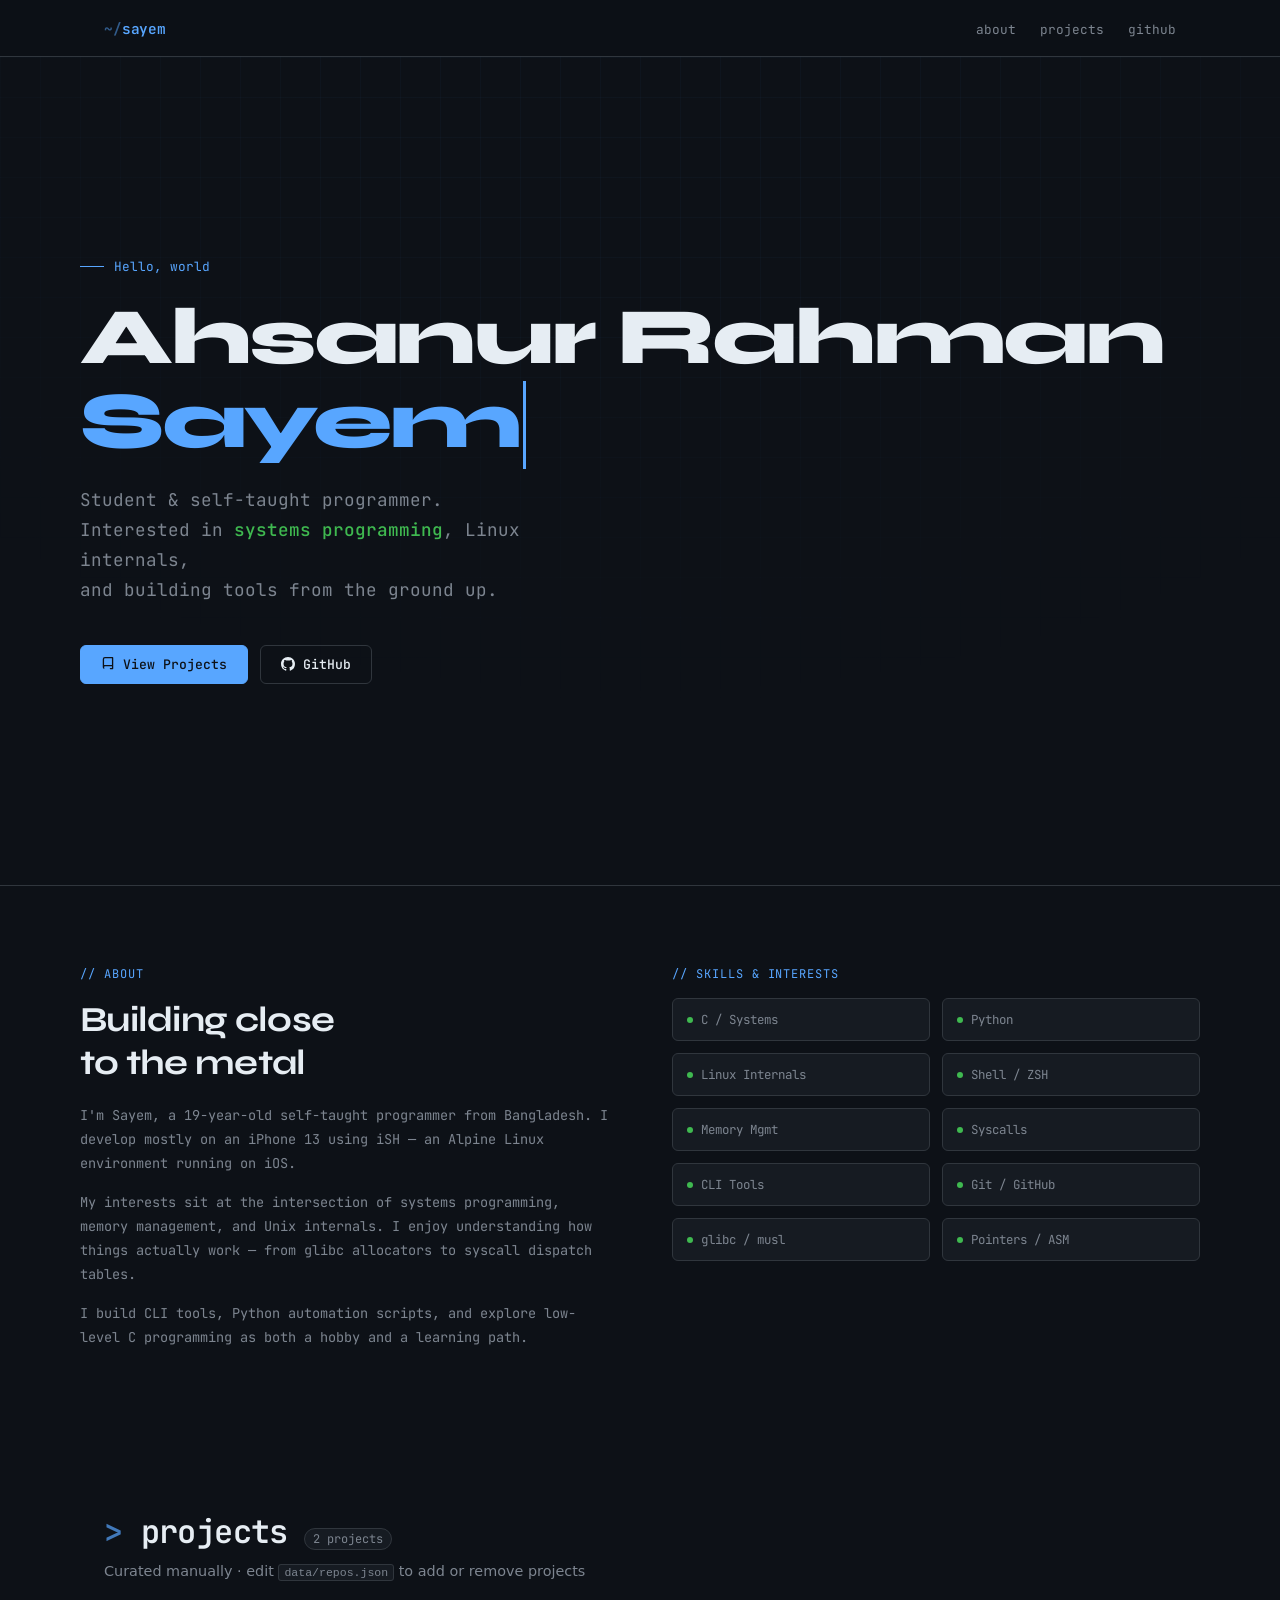
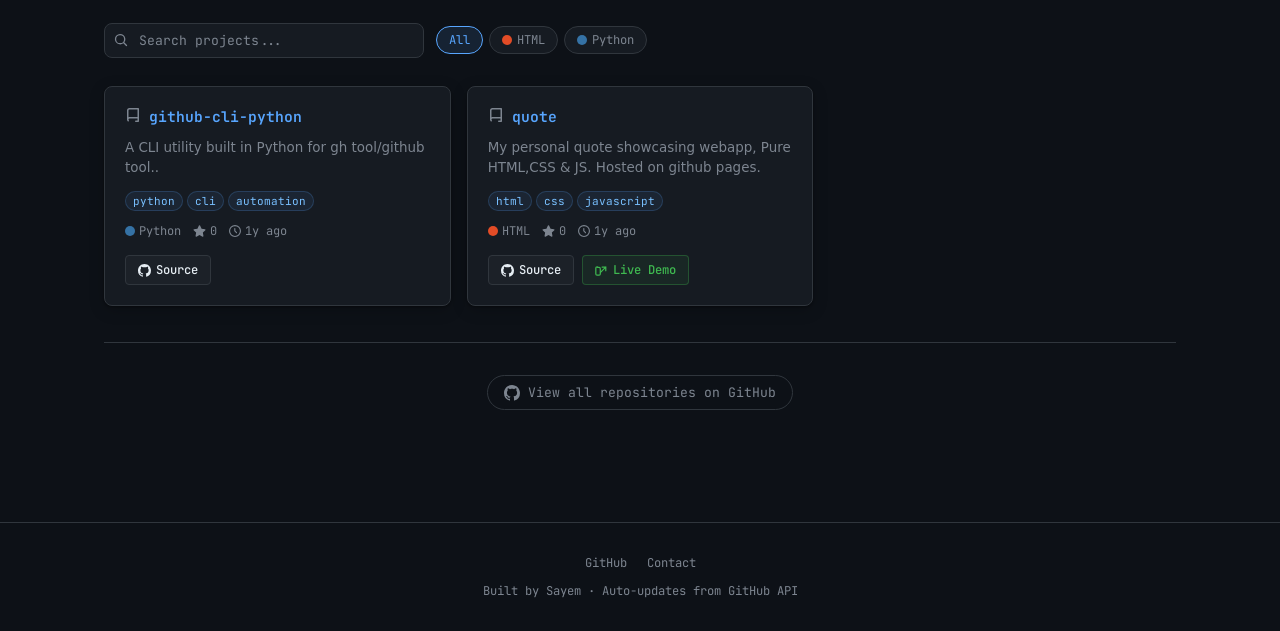
<file: index.html>
<!DOCTYPE html>
<html lang="en">
<head>
	<meta charset="UTF-8">
	<meta name="viewport" content="width=device-width, initial-scale=1.0">
	<meta name="description" content="Ahsanur Rahman Sayem — developer portfolio. Systems programming, Linux internals, CLI tools.">
	<meta name="theme-color" content="#0d1117">

	<!-- Open Graph -->
	<meta property="og:title" content="Sayem · Developer Portfolio">
	<meta property="og:description" content="Systems programmer, CLI tool builder, Linux enthusiast.">
	<meta property="og:type" content="website">
	<meta property="og:url" content="https://ahsanurrahman-sayem.github.io/portfolio/">

	<title>Sayem · Portfolio</title>

	<!-- Fonts: JetBrains Mono for code, Syne for headings -->
	<link rel="preconnect" href="https://fonts.googleapis.com">
	<link rel="preconnect" href="https://fonts.gstatic.com" crossorigin>
	<link href="https://fonts.googleapis.com/css2?family=JetBrains+Mono:wght@300;400;500;600&family=Syne:wght@400;600;700;800&display=swap" rel="stylesheet">

	<!-- Your existing CSS goes here -->
	<!-- <link rel="stylesheet" href="css/style.css"> -->

	<!-- Projects section styles -->
	<link rel="stylesheet" href="css/projects.css">

	<style>
		/* ── Base Reset & Global ─────────────────────────── */
		*, *::before, *::after { box-sizing: border-box; margin: 0; padding: 0; }

		html {
			scroll-behavior: smooth;
			font-size: 16px;
		}

		body {
			background: #0d1117;
			color: #e6edf3;
			font-family: 'Syne', system-ui, sans-serif;
			min-height: 100vh;
			-webkit-font-smoothing: antialiased;
		}

		/* ── Navigation ──────────────────────────────────── */
		nav {
			position: sticky;
			top: 0;
			z-index: 100;
			background: rgba(13, 17, 23, 0.9);
			backdrop-filter: blur(12px);
			-webkit-backdrop-filter: blur(12px);
			border-bottom: 1px solid #30363d;
		}

		.nav-inner {
			max-width: 1120px;
			margin: 0 auto;
			padding: 0 24px;
			height: 56px;
			display: flex;
			align-items: center;
			justify-content: space-between;
		}

		.nav-brand {
			font-family: 'JetBrains Mono', monospace;
			font-size: 0.9rem;
			font-weight: 600;
			color: #58a6ff;
			text-decoration: none;
			letter-spacing: -0.01em;
		}

		.nav-brand::before { content: '~/'; opacity: 0.5; }

		.nav-links {
			display: flex;
			list-style: none;
			gap: 24px;
		}

		.nav-links a {
			font-family: 'JetBrains Mono', monospace;
			font-size: 0.8rem;
			color: #7d8590;
			text-decoration: none;
			transition: color 200ms;
		}

		.nav-links a:hover { color: #e6edf3; }

		/* ── Hero Section ────────────────────────────────── */
		#hero {
			min-height: 92vh;
			display: flex;
			align-items: center;
			padding: 80px 24px;
			position: relative;
			overflow: hidden;
		}

		/* Animated grid background */
		#hero::before {
			content: '';
			position: absolute;
			inset: 0;
			background-image:
				linear-gradient(rgba(88,166,255,0.03) 1px, transparent 1px),
				linear-gradient(90deg, rgba(88,166,255,0.03) 1px, transparent 1px);
			background-size: 40px 40px;
			mask-image: radial-gradient(ellipse 80% 80% at 50% 0%, black 30%, transparent 100%);
			pointer-events: none;
		}

		.hero-inner {
			max-width: 1120px;
			margin: 0 auto;
			width: 100%;
			position: relative;
		}

		.hero-eyebrow {
			font-family: 'JetBrains Mono', monospace;
			font-size: 0.8rem;
			color: #58a6ff;
			margin-bottom: 20px;
			display: flex;
			align-items: center;
			gap: 10px;
		}

		.hero-eyebrow::before {
			content: '';
			display: block;
			width: 24px;
			height: 1px;
			background: #58a6ff;
		}

		.hero-name {
			font-family: 'Syne', sans-serif;
			font-size: clamp(2.5rem, 7vw, 5rem);
			font-weight: 800;
			letter-spacing: -0.03em;
			line-height: 1.05;
			margin-bottom: 16px;
			color: #e6edf3;
		}

		.hero-name .accent { color: #58a6ff; }

		.hero-tagline {
			font-family: 'JetBrains Mono', monospace;
			font-size: clamp(0.9rem, 2vw, 1.1rem);
			color: #7d8590;
			margin-bottom: 40px;
			max-width: 560px;
			line-height: 1.7;
		}

		.hero-tagline .highlight {
			color: #3fb950;
			font-weight: 500;
		}

		.hero-cta {
			display: flex;
			gap: 12px;
			flex-wrap: wrap;
		}

		.btn {
			display: inline-flex;
			align-items: center;
			gap: 8px;
			padding: 10px 20px;
			border-radius: 6px;
			font-family: 'JetBrains Mono', monospace;
			font-size: 0.82rem;
			font-weight: 500;
			text-decoration: none;
			transition: all 200ms cubic-bezier(0.4, 0, 0.2, 1);
			border: 1px solid transparent;
			cursor: pointer;
		}

		.btn--primary {
			background: #58a6ff;
			color: #0d1117;
			border-color: #58a6ff;
		}

		.btn--primary:hover {
			background: #79b8ff;
			border-color: #79b8ff;
			transform: translateY(-1px);
			box-shadow: 0 4px 12px rgba(88,166,255,0.3);
		}

		.btn--outline {
			background: transparent;
			color: #e6edf3;
			border-color: #30363d;
		}

		.btn--outline:hover {
			border-color: #58a6ff;
			color: #58a6ff;
			background: rgba(88,166,255,0.08);
		}

		/* Blinking cursor */
		@keyframes blink {
			0%, 100% { opacity: 1; }
			50%       { opacity: 0; }
		}

		.cursor {
			display: inline-block;
			width: 3px;
			height: 1.1em;
			background: #58a6ff;
			vertical-align: text-bottom;
			margin-left: 3px;
			animation: blink 1s step-end infinite;
		}

		/* ── About Section ───────────────────────────────── */
		#about {
			padding: 80px 24px;
			border-top: 1px solid #30363d;
		}

		.about-inner {
			max-width: 1120px;
			margin: 0 auto;
			display: grid;
			grid-template-columns: 1fr 1fr;
			gap: 64px;
			align-items: start;
		}

		.section-label {
			font-family: 'JetBrains Mono', monospace;
			font-size: 0.75rem;
			color: #58a6ff;
			letter-spacing: 0.08em;
			text-transform: uppercase;
			margin-bottom: 16px;
		}

		.section-label::before { content: '// '; }

		.about-title {
			font-family: 'Syne', sans-serif;
			font-size: clamp(1.6rem, 3vw, 2.2rem);
			font-weight: 700;
			letter-spacing: -0.02em;
			color: #e6edf3;
			margin-bottom: 20px;
		}

		.about-body {
			font-family: 'JetBrains Mono', monospace;
			font-size: 0.85rem;
			color: #7d8590;
			line-height: 1.75;
		}

		.about-body p + p { margin-top: 16px; }

		/* Skills */
		.skills-grid {
			display: grid;
			grid-template-columns: 1fr 1fr;
			gap: 12px;
		}

		.skill-item {
			background: #161b22;
			border: 1px solid #30363d;
			border-radius: 6px;
			padding: 12px 14px;
			font-family: 'JetBrains Mono', monospace;
			font-size: 0.78rem;
			color: #7d8590;
			display: flex;
			align-items: center;
			gap: 8px;
			transition: border-color 200ms, color 200ms;
		}

		.skill-item:hover {
			border-color: #58a6ff;
			color: #e6edf3;
		}

		.skill-dot {
			width: 6px;
			height: 6px;
			border-radius: 50%;
			background: #3fb950;
			flex-shrink: 0;
		}

		/* ── Footer ──────────────────────────────────────── */
		footer {
			border-top: 1px solid #30363d;
			padding: 32px 24px;
			text-align: center;
		}

		.footer-inner {
			max-width: 1120px;
			margin: 0 auto;
			font-family: 'JetBrains Mono', monospace;
			font-size: 0.76rem;
			color: #7d8590;
		}

		.footer-links {
			display: flex;
			justify-content: center;
			gap: 20px;
			margin-bottom: 12px;
		}

		.footer-links a {
			color: #7d8590;
			text-decoration: none;
			transition: color 200ms;
		}

		.footer-links a:hover { color: #58a6ff; }

		/* ── Responsive ──────────────────────────────────── */
		@media (max-width: 768px) {
			.about-inner {
				grid-template-columns: 1fr;
				gap: 40px;
			}

			.nav-links { display: none; }
		}

		@media (max-width: 480px) {
			#hero { min-height: auto; padding: 64px 16px 48px; }
		}
	</style>
</head>

<body>

	<!-- ── Navigation ─────────────────────────────────────── -->
	<nav>
		<div class="nav-inner">
			<a href="#" class="nav-brand">sayem</a>
			<ul class="nav-links">
				<li><a href="#about">about</a></li>
				<li><a href="#projects">projects</a></li>
				<li>
					<a href="https://github.com/ahsanurrahman-sayem"
					   target="_blank" rel="noopener noreferrer">github</a>
				</li>
			</ul>
		</div>
	</nav>

	<!-- ── Hero ───────────────────────────────────────────── -->
	<section id="hero" aria-label="Introduction">
		<div class="hero-inner">
			<p class="hero-eyebrow">Hello, world</p>

			<h1 class="hero-name">
				Ahsanur Rahman<br>
				<span class="accent">Sayem</span><span class="cursor" aria-hidden="true"></span>
			</h1>

			<p class="hero-tagline">
				Student &amp; self-taught programmer.<br>
				Interested in
				<span class="highlight">systems programming</span>,
				Linux internals,<br>
				and building tools from the ground up.
			</p>

			<div class="hero-cta">
				<a href="#projects" class="btn btn--primary">
					<svg width="14" height="14" viewBox="0 0 16 16" fill="currentColor" aria-hidden="true">
						<path d="M2 2.5A2.5 2.5 0 0 1 4.5 0h8.75a.75.75 0 0 1 .75.75v12.5a.75.75
						0 0 1-.75.75h-2.5a.75.75 0 0 1 0-1.5h1.75v-2h-8a1 1 0 0
						0-.714 1.7.75.75 0 1 1-1.072 1.05A2.495 2.495 0 0 1 2
						11.5Zm10.5-1h-8a1 1 0 0 0-1 1v6.708A2.486 2.486 0 0 1 4.5
						9h8Z"/>
					</svg>
					View Projects
				</a>
				<a href="https://github.com/ahsanurrahman-sayem"
				   target="_blank" rel="noopener noreferrer"
				   class="btn btn--outline">
					<svg width="14" height="14" viewBox="0 0 16 16" fill="currentColor" aria-hidden="true">
						<path d="M8 0c4.42 0 8 3.58 8 8a8.013 8.013 0 0 1-5.45 7.59c-.4.08-.55-.17-.55-.38
						0-.27.01-1.13.01-2.2 0-.75-.25-1.23-.54-1.48 1.78-.2 3.65-.88 3.65-3.95
						0-.88-.31-1.59-.82-2.15.08-.2.36-1.02-.08-2.12 0 0-.67-.22-2.2.82-.64-.18-1.32-.27-2-.27-.68
						0-1.36.09-2 .27-1.53-1.03-2.2-.82-2.2-.82-.44 1.1-.16 1.92-.08 2.12-.51.56-.82
						1.28-.82 2.15 0 3.06 1.86 3.75 3.64 3.95-.23.2-.44.55-.51 1.07-.46.21-1.61.55-2.33-.66-.15-.24-.6-.83-1.23-.82-.67.01-.27.38.01.53.34.19.73.9.82
						1.13.16.45.68 1.31 2.69.94 0 .67.01 1.3.01 1.49 0 .21-.15.45-.55.38A7.995 7.995 0 0 1 0 8c0-4.42 3.58-8 8-8Z"/>
					</svg>
					GitHub
				</a>
			</div>
		</div>
	</section>

	<!-- ── About ──────────────────────────────────────────── -->
	<section id="about" aria-labelledby="about-heading">
		<div class="about-inner">
			<div>
				<p class="section-label">about</p>
				<h2 class="about-title" id="about-heading">
					Building close<br>to the metal
				</h2>
				<div class="about-body">
					<p>
						I'm Sayem, a 19-year-old self-taught programmer from Bangladesh.
						I develop mostly on an iPhone 13 using iSH — an Alpine Linux
						environment running on iOS.
					</p>
					<p>
						My interests sit at the intersection of systems programming,
						memory management, and Unix internals. I enjoy understanding
						how things actually work — from glibc allocators to syscall
						dispatch tables.
					</p>
					<p>
						I build CLI tools, Python automation scripts, and explore
						low-level C programming as both a hobby and a learning path.
					</p>
				</div>
			</div>

			<div>
				<p class="section-label">skills &amp; interests</p>
				<div class="skills-grid">
					<div class="skill-item"><span class="skill-dot"></span> C / Systems</div>
					<div class="skill-item"><span class="skill-dot"></span> Python</div>
					<div class="skill-item"><span class="skill-dot"></span> Linux Internals</div>
					<div class="skill-item"><span class="skill-dot"></span> Shell / ZSH</div>
					<div class="skill-item"><span class="skill-dot"></span> Memory Mgmt</div>
					<div class="skill-item"><span class="skill-dot"></span> Syscalls</div>
					<div class="skill-item"><span class="skill-dot"></span> CLI Tools</div>
					<div class="skill-item"><span class="skill-dot"></span> Git / GitHub</div>
					<div class="skill-item"><span class="skill-dot"></span> glibc / musl</div>
					<div class="skill-item"><span class="skill-dot"></span> Pointers / ASM</div>
				</div>
			</div>
		</div>
	</section>

	<!-- ══════════════════════════════════════════════════════
	     AUTO-UPDATING PROJECTS SECTION
	     Cards are fetched live from the GitHub API.
	     Only repos tagged with the "portfolio" topic appear.
	     To showcase a repo: add the "portfolio" topic in
	     GitHub → Repo Settings → Topics.
	     ══════════════════════════════════════════════════════ -->
	<section id="projects" aria-labelledby="projects-heading">
		<div class="projects-container">

			<header class="projects-header">
				<div class="projects-title-row">
					<h2 class="projects-title" id="projects-heading">projects</h2>
					<span id="projects-count" aria-live="polite" aria-atomic="true"></span>
				</div>
				<p class="projects-subtitle">
					Curated manually · edit
					<code style="font-size:0.8em;padding:1px 5px;background:#161b22;border:1px solid #30363d;border-radius:3px">data/repos.json</code>
					to add or remove projects
				</p>
			</header>

			<!-- Error banner (hidden until API fails) -->
			<div id="projects-error" role="alert" hidden></div>

			<!-- Controls -->
			<div class="projects-controls">
				<div class="projects-search-wrap">
					<svg width="14" height="14" viewBox="0 0 16 16" fill="currentColor" aria-hidden="true">
						<path d="M10.68 11.74a6 6 0 0 1-7.922-8.982 6 6 0 0 1 8.982 7.922l3.04 3.04a.749.749
						0 0 1-.326 1.275.749.749 0 0 1-.734-.215ZM11.5 7a4.499 4.499 0 1 0-8.997 0A4.499 4.499 0 0 0 11.5 7Z"/>
					</svg>
					<input
						type="search"
						id="projects-search"
						placeholder="Search projects..."
						autocomplete="off"
						spellcheck="false"
						aria-label="Search repositories"
					>
				</div>
				<div id="projects-filter-bar" role="group" aria-label="Filter by language"></div>
			</div>

			<!-- Grid: skeletons → real cards (injected by JS) -->
			<div
				id="projects-grid"
				role="list"
				aria-label="GitHub repositories"
				aria-live="polite"
				aria-busy="true"
			></div>

			<footer class="projects-footer">
				<a
					href="https://github.com/ahsanurrahman-sayem?tab=repositories"
					target="_blank"
					rel="noopener noreferrer"
					aria-label="View all repositories on GitHub"
				>
					<svg width="16" height="16" viewBox="0 0 16 16" fill="currentColor" aria-hidden="true">
						<path d="M8 0c4.42 0 8 3.58 8 8a8.013 8.013 0 0 1-5.45 7.59c-.4.08-.55-.17-.55-.38
						0-.27.01-1.13.01-2.2 0-.75-.25-1.23-.54-1.48 1.78-.2 3.65-.88 3.65-3.95 0-.88-.31-1.59-.82-2.15.08-.2.36-1.02-.08-2.12
						0 0-.67-.22-2.2.82-.64-.18-1.32-.27-2-.27-.68 0-1.36.09-2 .27-1.53-1.03-2.2-.82-2.2-.82-.44
						1.1-.16 1.92-.08 2.12-.51.56-.82 1.28-.82 2.15 0 3.06 1.86 3.75 3.64 3.95-.23.2-.44.55-.51
						1.07-.46.21-1.61.55-2.33-.66-.15-.24-.6-.83-1.23-.82-.67.01-.27.38.01.53.34.19.73.9.82
						1.13.16.45.68 1.31 2.69.94 0 .67.01 1.3.01 1.49 0 .21-.15.45-.55.38A7.995 7.995 0 0 1 0 8c0-4.42 3.58-8 8-8Z"/>
					</svg>
					View all repositories on GitHub
				</a>
			</footer>

		</div>
	</section>
	<!-- END projects section -->

	<!-- ── Footer ─────────────────────────────────────────── -->
	<footer>
		<div class="footer-inner">
			<div class="footer-links">
				<a href="https://github.com/ahsanurrahman-sayem"
				   target="_blank" rel="noopener noreferrer">GitHub</a>
				<a href="mailto:">Contact</a>
			</div>
			<p>Built by Sayem · Auto-updates from GitHub API</p>
		</div>
	</footer>

	<!-- Scripts: order matters -->
	<script src="js/data-loader.js"></script>
	<script src="js/projects.js"></script>

</body>
</html>
</file>
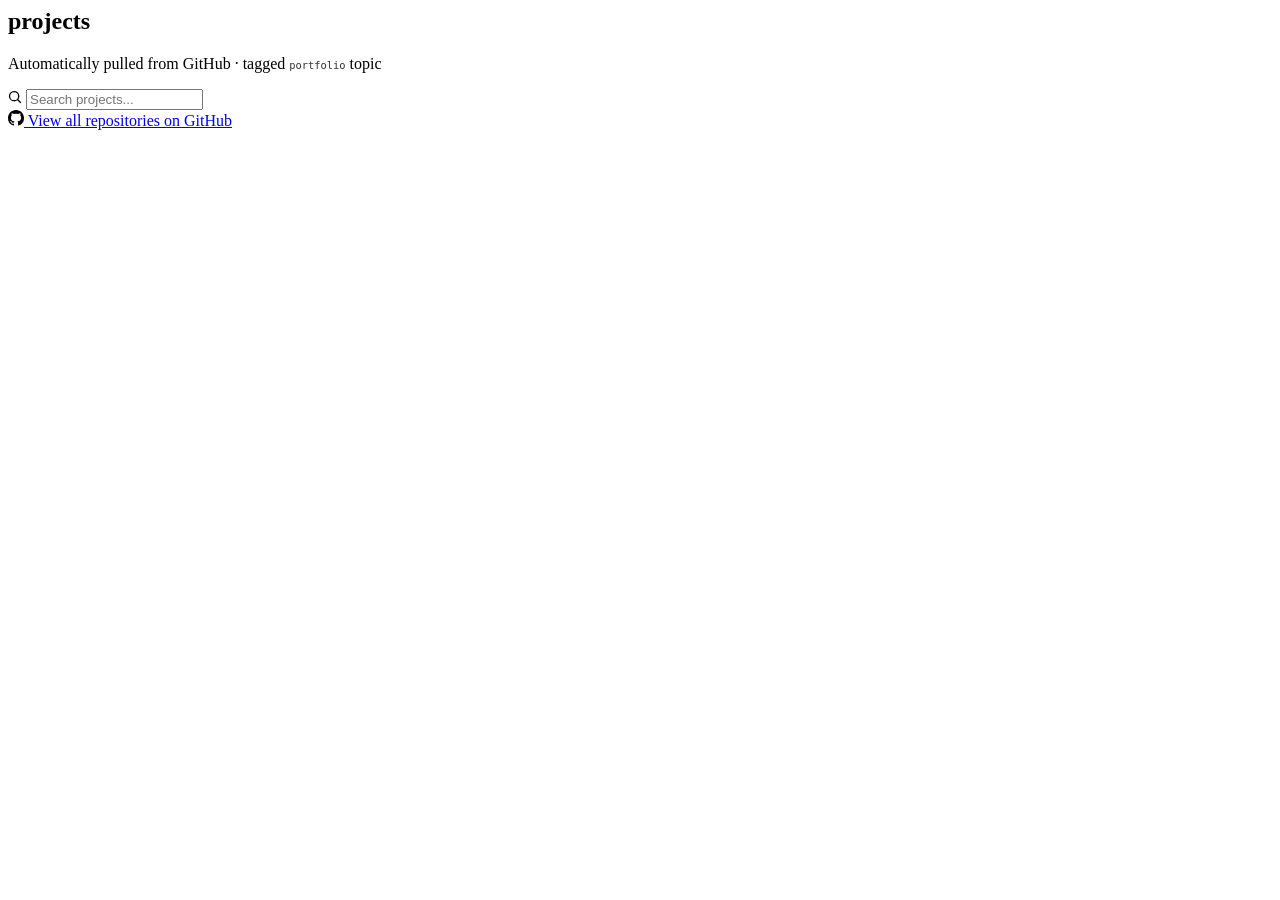
<file: PROJECTS_SECTION_SNIPPET.html>
<!--
  ════════════════════════════════════════════════════════════════
  STEP 1 — Add these two lines inside your existing <head> tag:
  ════════════════════════════════════════════════════════════════

  <link rel="preconnect" href="https://fonts.googleapis.com">
  <link rel="stylesheet" href="css/projects.css">

  ════════════════════════════════════════════════════════════════
  STEP 2 — Paste this <section> block where you want projects
           to appear in your existing <body> content.
  ════════════════════════════════════════════════════════════════
-->

<section id="projects" aria-labelledby="projects-heading">
  <div class="projects-container">

    <!-- Section Header -->
    <header class="projects-header">
      <div class="projects-title-row">
        <h2 class="projects-title" id="projects-heading">projects</h2>
        <span id="projects-count" aria-live="polite" aria-atomic="true"></span>
      </div>
      <p class="projects-subtitle">
        Automatically pulled from GitHub · tagged
        <code style="font-size:0.8em;opacity:0.8">portfolio</code> topic
      </p>
    </header>

    <!-- Error Banner (hidden until needed) -->
    <div id="projects-error" role="alert" hidden></div>

    <!-- Controls: search + language filters -->
    <div class="projects-controls">
      <div class="projects-search-wrap">
        <svg width="14" height="14" viewBox="0 0 16 16" aria-hidden="true" fill="currentColor">
          <path d="M10.68 11.74a6 6 0 0 1-7.922-8.982 6 6 0 0
          1 8.982 7.922l3.04 3.04a.749.749 0 0 1-.326 1.275.749.749
          0 0 1-.734-.215ZM11.5 7a4.499 4.499 0 1 0-8.997 0A4.499
          4.499 0 0 0 11.5 7Z"/>
        </svg>
        <input
          type="search"
          id="projects-search"
          placeholder="Search projects..."
          autocomplete="off"
          spellcheck="false"
          aria-label="Search repositories"
        >
      </div>

      <!-- Filter buttons are injected here by projects.js -->
      <div id="projects-filter-bar" role="group" aria-label="Filter by language"></div>
    </div>

    <!-- Project Cards Grid (skeletons → real cards) -->
    <div
      id="projects-grid"
      role="list"
      aria-label="GitHub repositories"
      aria-live="polite"
      aria-busy="true"
    ></div>

    <!-- Link to full GitHub profile -->
    <footer class="projects-footer">
      <a
        href="https://github.com/ahsanurrahman-sayem"
        target="_blank"
        rel="noopener noreferrer"
        aria-label="View all repositories on GitHub"
      >
        <svg width="16" height="16" viewBox="0 0 16 16" aria-hidden="true">
          <path d="M8 0c4.42 0 8 3.58 8 8a8.013 8.013 0 0
          1-5.45 7.59c-.4.08-.55-.17-.55-.38
          0-.27.01-1.13.01-2.2
          0-.75-.25-1.23-.54-1.48
          1.78-.2 3.65-.88 3.65-3.95
          0-.88-.31-1.59-.82-2.15.08-.2.36-1.02-.08-2.12
          0 0-.67-.22-2.2.82-.64-.18-1.32-.27-2-.27-.68
          0-1.36.09-2 .27-1.53-1.03-2.2-.82-2.2-.82-.44
          1.1-.16 1.92-.08 2.12-.51.56-.82 1.28-.82 2.15
          0 3.06 1.86 3.75 3.64 3.95-.23.2-.44.55-.51
          1.07-.46.21-1.61.55-2.33-.66-.15-.24-.6-.83-1.23-.82-.67.01-.27.38.01.53.34.19.73.9.82
          1.13.16.45.68 1.31 2.69.94
          0 .67.01 1.3.01 1.49
          0 .21-.15.45-.55.38A7.995
          7.995 0 0 1 0 8c0-4.42 3.58-8 8-8Z"/>
        </svg>
        View all repositories on GitHub
      </a>
    </footer>

  </div>
</section>

<!--
  ════════════════════════════════════════════════════════════════
  STEP 3 — Add these two <script> tags before your closing </body>
           (order matters: github-api.js must come before projects.js)
  ════════════════════════════════════════════════════════════════

  <script src="js/github-api.js"></script>
  <script src="js/projects.js"></script>
-->
</file>
<file: css/projects.css>
/*
 * projects.css
 * Styles for the auto-updating GitHub Projects section.
 * Theme: dark terminal / monochrome developer aesthetic.
 * All class names are prefixed to avoid collisions with existing styles.
 */

/* ─── Design Tokens ─────────────────────────────────────── */
:root {
	--pr-bg          : #0d1117;
	--pr-surface     : #161b22;
	--pr-surface-2   : #1c2128;
	--pr-border      : #30363d;
	--pr-border-hover: #58a6ff;
	--pr-text-primary: #e6edf3;
	--pr-text-muted  : #7d8590;
	--pr-text-link   : #58a6ff;
	--pr-accent      : #58a6ff;
	--pr-accent-dim  : rgba(88, 166, 255, 0.12);
	--pr-green       : #3fb950;
	--pr-yellow      : #d29922;
	--pr-red         : #f85149;
	--pr-radius      : 8px;
	--pr-radius-sm   : 4px;
	--pr-font-mono   : 'JetBrains Mono', 'Fira Code', 'Cascadia Code', ui-monospace, monospace;
	--pr-font-sans   : 'Inter var', 'Inter', system-ui, sans-serif;
	--pr-shadow      : 0 1px 3px rgba(0,0,0,0.4), 0 4px 16px rgba(0,0,0,0.2);
	--pr-shadow-hover: 0 4px 12px rgba(88,166,255,0.12), 0 1px 3px rgba(0,0,0,0.5);
	--pr-transition  : 200ms cubic-bezier(0.4, 0, 0.2, 1);
}

/* ─── Section Container ──────────────────────────────────── */
#projects {
	padding: 80px 0;
	background: var(--pr-bg);
}

.projects-container {
	max-width: 1120px;
	margin: 0 auto;
	padding: 0 24px;
}

/* ─── Section Header ─────────────────────────────────────── */
.projects-header {
	margin-bottom: 40px;
}

.projects-title-row {
	display: flex;
	align-items: baseline;
	gap: 16px;
	margin-bottom: 8px;
}

.projects-title {
	font-family: var(--pr-font-mono);
	font-size: clamp(1.5rem, 3vw, 2rem);
	font-weight: 600;
	color: var(--pr-text-primary);
	letter-spacing: -0.02em;
	margin: 0;
}

.projects-title::before {
	content: '> ';
	color: var(--pr-accent);
	opacity: 0.7;
}

#projects-count {
	font-family: var(--pr-font-mono);
	font-size: 0.75rem;
	color: var(--pr-text-muted);
	background: var(--pr-surface);
	border: 1px solid var(--pr-border);
	padding: 2px 8px;
	border-radius: 12px;
	white-space: nowrap;
}

.projects-subtitle {
	font-family: var(--pr-font-sans);
	font-size: 0.9rem;
	color: var(--pr-text-muted);
	margin: 0;
	line-height: 1.5;
}

/* ─── Controls Row (search + filters) ───────────────────── */
.projects-controls {
	display: flex;
	flex-wrap: wrap;
	gap: 12px;
	align-items: center;
	margin-bottom: 28px;
}

/* Search Input */
.projects-search-wrap {
	position: relative;
	flex: 1;
	min-width: 200px;
	max-width: 320px;
}

.projects-search-wrap svg {
	position: absolute;
	left: 10px;
	top: 50%;
	transform: translateY(-50%);
	color: var(--pr-text-muted);
	pointer-events: none;
}

#projects-search {
	width: 100%;
	padding: 8px 12px 8px 34px;
	background: var(--pr-surface);
	border: 1px solid var(--pr-border);
	border-radius: var(--pr-radius);
	color: var(--pr-text-primary);
	font-family: var(--pr-font-mono);
	font-size: 0.82rem;
	outline: none;
	transition: border-color var(--pr-transition), box-shadow var(--pr-transition);
	box-sizing: border-box;
}

#projects-search::placeholder {
	color: var(--pr-text-muted);
}

#projects-search:focus {
	border-color: var(--pr-accent);
	box-shadow: 0 0 0 3px var(--pr-accent-dim);
}

/* Filter Buttons */
#projects-filter-bar {
	display: flex;
	flex-wrap: wrap;
	gap: 6px;
}

.filter-btn {
	display: inline-flex;
	align-items: center;
	gap: 5px;
	padding: 5px 12px;
	background: var(--pr-surface);
	border: 1px solid var(--pr-border);
	border-radius: 20px;
	color: var(--pr-text-muted);
	font-family: var(--pr-font-mono);
	font-size: 0.76rem;
	cursor: pointer;
	transition: all var(--pr-transition);
	white-space: nowrap;
}

.filter-btn:hover {
	border-color: var(--pr-accent);
	color: var(--pr-accent);
	background: var(--pr-accent-dim);
}

.filter-btn.active {
	background: var(--pr-accent-dim);
	border-color: var(--pr-accent);
	color: var(--pr-accent);
}

/* ─── Grid ───────────────────────────────────────────────── */
#projects-grid {
	display: grid;
	grid-template-columns: repeat(auto-fill, minmax(300px, 1fr));
	gap: 16px;
	list-style: none;
	padding: 0;
	margin: 0;
}

/* ─── Project Card ───────────────────────────────────────── */
.project-card {
	background: var(--pr-surface);
	border: 1px solid var(--pr-border);
	border-radius: var(--pr-radius);
	padding: 20px;
	display: flex;
	flex-direction: column;
	gap: 12px;
	box-shadow: var(--pr-shadow);
	transition:
		border-color var(--pr-transition),
		box-shadow var(--pr-transition),
		transform var(--pr-transition);
	position: relative;
	overflow: hidden;
}

/* Subtle glow line on top on hover */
.project-card::before {
	content: '';
	position: absolute;
	inset: 0 0 auto 0;
	height: 2px;
	background: linear-gradient(90deg, var(--pr-accent), transparent);
	opacity: 0;
	transition: opacity var(--pr-transition);
}

.project-card:hover {
	border-color: var(--pr-border-hover);
	box-shadow: var(--pr-shadow-hover);
	transform: translateY(-2px);
}

.project-card:hover::before {
	opacity: 1;
}

/* Card entrance animation */
@keyframes cardEnter {
	from {
		opacity: 0;
		transform: translateY(16px);
	}
	to {
		opacity: 1;
		transform: translateY(0);
	}
}

.project-card.card-enter {
	animation: cardEnter 380ms cubic-bezier(0.23, 1, 0.32, 1) both;
}

/* Card Header */
.card-header {
	display: flex;
	align-items: center;
	gap: 8px;
}

.card-repo-icon {
	color: var(--pr-text-muted);
	flex-shrink: 0;
	fill: currentColor;
}

.card-name {
	font-family: var(--pr-font-mono);
	font-size: 0.92rem;
	font-weight: 600;
	margin: 0;
	overflow: hidden;
	text-overflow: ellipsis;
	white-space: nowrap;
}

.card-name a {
	color: var(--pr-text-link);
	text-decoration: none;
	transition: color var(--pr-transition);
}

.card-name a:hover {
	color: #a5c8ff;
	text-decoration: underline;
}

/* Card Description */
.card-desc {
	font-family: var(--pr-font-sans);
	font-size: 0.84rem;
	color: var(--pr-text-muted);
	line-height: 1.55;
	margin: 0;
	flex-grow: 1;
	/* Clamp to 3 lines */
	display: -webkit-box;
	-webkit-line-clamp: 3;
	-webkit-box-orient: vertical;
	overflow: hidden;
}

.no-desc {
	font-style: italic;
	opacity: 0.6;
}

/* Topic Tags */
.card-topics {
	display: flex;
	flex-wrap: wrap;
	gap: 4px;
}

.topic-tag {
	font-family: var(--pr-font-mono);
	font-size: 0.69rem;
	padding: 2px 7px;
	background: rgba(88, 166, 255, 0.08);
	border: 1px solid rgba(88, 166, 255, 0.2);
	border-radius: 12px;
	color: #79c0ff;
}

/* Card Meta */
.card-meta {
	display: flex;
	align-items: center;
	gap: 12px;
	flex-wrap: wrap;
}

.card-lang,
.card-stars,
.card-updated {
	display: inline-flex;
	align-items: center;
	gap: 4px;
	font-family: var(--pr-font-mono);
	font-size: 0.75rem;
	color: var(--pr-text-muted);
}

.lang-dot {
	width: 10px;
	height: 10px;
	border-radius: 50%;
	flex-shrink: 0;
}

.card-stars svg,
.card-updated svg {
	fill: currentColor;
	flex-shrink: 0;
}

.muted {
	opacity: 0.5;
}

/* Card Actions */
.card-actions {
	display: flex;
	gap: 8px;
	flex-wrap: wrap;
	margin-top: auto;
	padding-top: 4px;
}

.card-btn {
	display: inline-flex;
	align-items: center;
	gap: 5px;
	padding: 6px 12px;
	border-radius: var(--pr-radius-sm);
	font-family: var(--pr-font-mono);
	font-size: 0.76rem;
	font-weight: 500;
	text-decoration: none;
	cursor: pointer;
	transition: all var(--pr-transition);
	border: 1px solid transparent;
}

.card-btn svg {
	fill: currentColor;
	flex-shrink: 0;
}

.card-btn--source {
	background: var(--pr-surface-2);
	border-color: var(--pr-border);
	color: var(--pr-text-primary);
}

.card-btn--source:hover {
	background: var(--pr-accent-dim);
	border-color: var(--pr-accent);
	color: var(--pr-accent);
}

.card-btn--demo {
	background: rgba(63, 185, 80, 0.08);
	border-color: rgba(63, 185, 80, 0.3);
	color: var(--pr-green);
}

.card-btn--demo:hover {
	background: rgba(63, 185, 80, 0.15);
	border-color: var(--pr-green);
}

/* ─── Skeleton Loader ────────────────────────────────────── */
@keyframes shimmer {
	0%   { background-position: -400px 0; }
	100% { background-position: 400px 0; }
}

.skeleton {
	pointer-events: none;
}

.sk {
	border-radius: var(--pr-radius-sm);
	background: linear-gradient(
		90deg,
		var(--pr-surface-2) 25%,
		#1f2733 50%,
		var(--pr-surface-2) 75%
	);
	background-size: 800px 100%;
	animation: shimmer 1.4s infinite linear;
}

.sk-title  { height: 16px; width: 60%; margin-bottom: 4px; }
.sk-body   { height: 12px; width: 100%; margin-bottom: 6px; }
.sk-body--short { width: 70%; }
.sk-meta   { height: 12px; width: 40%; margin-top: 8px; }
.sk-actions { height: 28px; width: 50%; margin-top: 12px; border-radius: var(--pr-radius-sm); }

/* ─── Error Banner ───────────────────────────────────────── */
#projects-error {
	margin-bottom: 16px;
}

#projects-error[hidden] {
	display: none;
}

.error-inner {
	display: flex;
	align-items: center;
	gap: 12px;
	padding: 14px 18px;
	border-radius: var(--pr-radius);
	font-family: var(--pr-font-mono);
	font-size: 0.82rem;
	border: 1px solid;
}

.error-inner svg {
	fill: currentColor;
	flex-shrink: 0;
}

.error-inner p {
	margin: 0;
}

.error--ratelimit {
	background: rgba(210, 153, 34, 0.08);
	border-color: rgba(210, 153, 34, 0.3);
	color: var(--pr-yellow);
}

.error--network {
	background: rgba(248, 81, 73, 0.08);
	border-color: rgba(248, 81, 73, 0.3);
	color: var(--pr-red);
}

/* ─── Empty State ────────────────────────────────────────── */
.projects-empty {
	grid-column: 1 / -1;
	display: flex;
	flex-direction: column;
	align-items: center;
	gap: 12px;
	padding: 48px 24px;
	color: var(--pr-text-muted);
	font-family: var(--pr-font-mono);
	text-align: center;
}

.projects-empty svg {
	fill: currentColor;
	opacity: 0.4;
}

.projects-empty p {
	margin: 0;
	font-size: 0.875rem;
}

/* ─── Divider ─────────────────────────────────────────────── */
.projects-divider {
	width: 100%;
	height: 1px;
	background: linear-gradient(90deg, transparent, var(--pr-border) 30%, var(--pr-border) 70%, transparent);
	margin: 0 0 40px;
}

/* ─── GitHub Profile Footer Link ─────────────────────────── */
.projects-footer {
	margin-top: 36px;
	text-align: center;
}

.projects-footer a {
	display: inline-flex;
	align-items: center;
	gap: 8px;
	font-family: var(--pr-font-mono);
	font-size: 0.82rem;
	color: var(--pr-text-muted);
	text-decoration: none;
	padding: 8px 16px;
	border: 1px solid var(--pr-border);
	border-radius: 20px;
	transition: all var(--pr-transition);
}

.projects-footer a:hover {
	color: var(--pr-accent);
	border-color: var(--pr-accent);
	background: var(--pr-accent-dim);
}

.projects-footer svg {
	fill: currentColor;
}

/* ─── Responsive ─────────────────────────────────────────── */
@media (max-width: 640px) {
	#projects {
		padding: 56px 0;
	}

	#projects-grid {
		grid-template-columns: 1fr;
	}

	.projects-controls {
		flex-direction: column;
		align-items: flex-start;
	}

	.projects-search-wrap {
		max-width: 100%;
		width: 100%;
	}

	#projects-filter-bar {
		width: 100%;
	}
}

@media (max-width: 400px) {
	.projects-container {
		padding: 0 16px;
	}

	.project-card {
		padding: 16px;
	}
}

/* ─── Reduced Motion ─────────────────────────────────────── */
@media (prefers-reduced-motion: reduce) {
	.project-card,
	.filter-btn,
	.card-btn,
	#projects-search {
		transition: none;
	}

	.project-card.card-enter {
		animation: none;
	}

	.sk {
		animation: none;
	}
}
</file>
